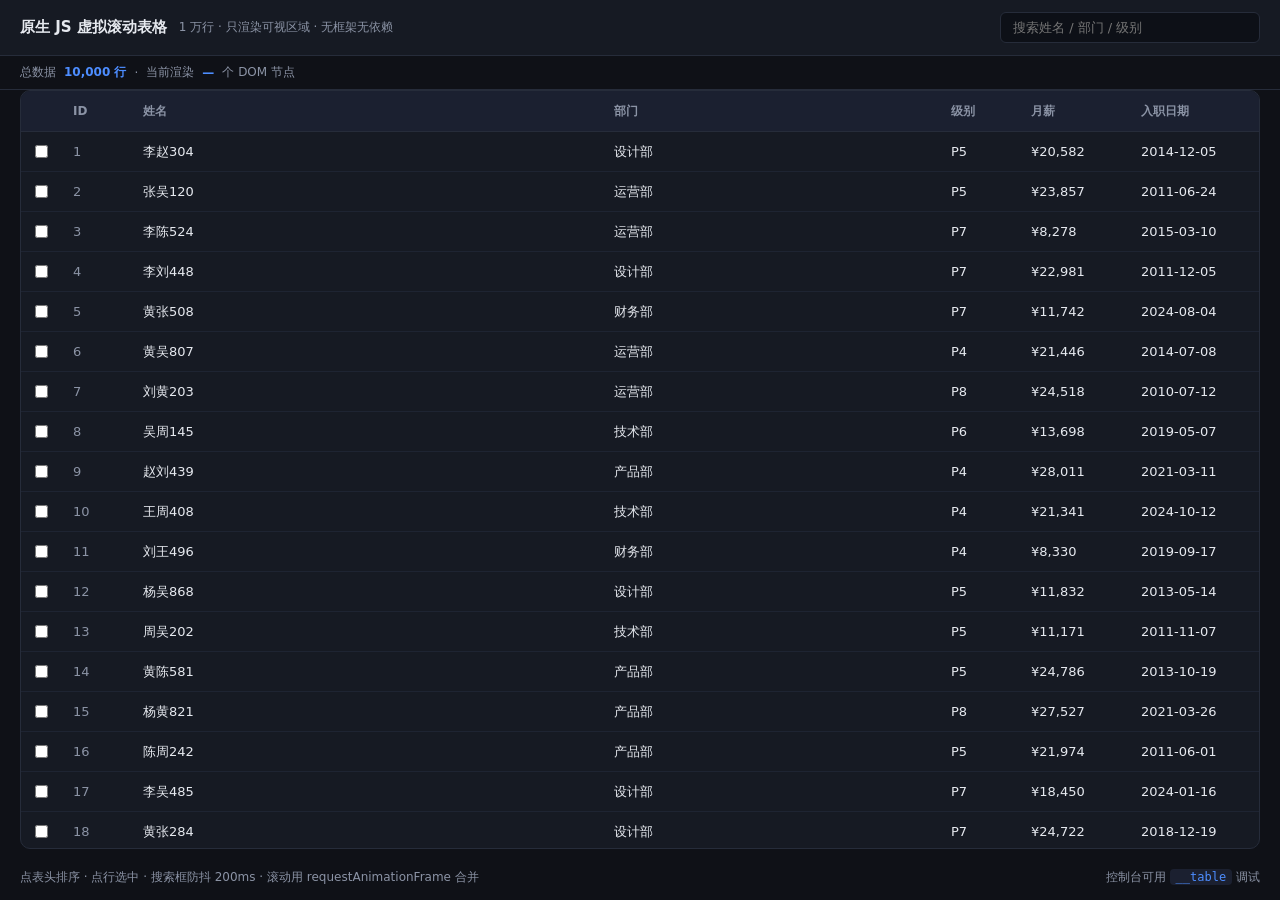
<file: native-table/index.html>
<!DOCTYPE html>
<html lang="zh-CN">
<head>
<meta charset="utf-8">
<meta name="viewport" content="width=device-width, initial-scale=1">
<title>原生 JS 虚拟滚动表格</title>
<link rel="stylesheet" href="style.css">
</head>
<body>

<header class="top">
  <strong>原生 JS 虚拟滚动表格</strong>
  <span class="muted">1 万行 · 只渲染可视区域 · 无框架无依赖</span>
  <div class="grow"></div>
  <input class="search" data-search placeholder="搜索姓名 / 部门 / 级别" />
</header>

<div class="bar">
  <span class="muted">总数据</span>
  <b class="vt-stat">—</b>
  <span class="muted">·</span>
  <span class="muted">当前渲染</span>
  <b data-rendered>—</b>
  <span class="muted">个 DOM 节点</span>
  <span data-selected-count class="sel-count"></span>
</div>

<div class="vt">
  <div class="vt-head">
    <div class="vt-row"><span class="c c-chk"></span><span class="c c-id" data-key="id">ID</span><span class="c c-name" data-key="name">姓名</span><span class="c c-dept" data-key="dept">部门</span><span class="c c-level" data-key="level">级别</span><span class="c c-salary" data-key="salary">月薪</span><span class="c c-date" data-key="joinedAt">入职日期</span></div>
  </div>
  <div class="vt-viewport">
    <div class="vt-phantom"></div>
    <div class="vt-body"></div>
  </div>
</div>

<footer class="foot">
  <span>点表头排序 · 点行选中 · 搜索框防抖 200ms · 滚动用 requestAnimationFrame 合并</span>
  <span class="grow"></span>
  <span class="muted">控制台可用 <code>__table</code> 调试</span>
</footer>

<script src="table.js"></script>
</body>
</html>
</file>
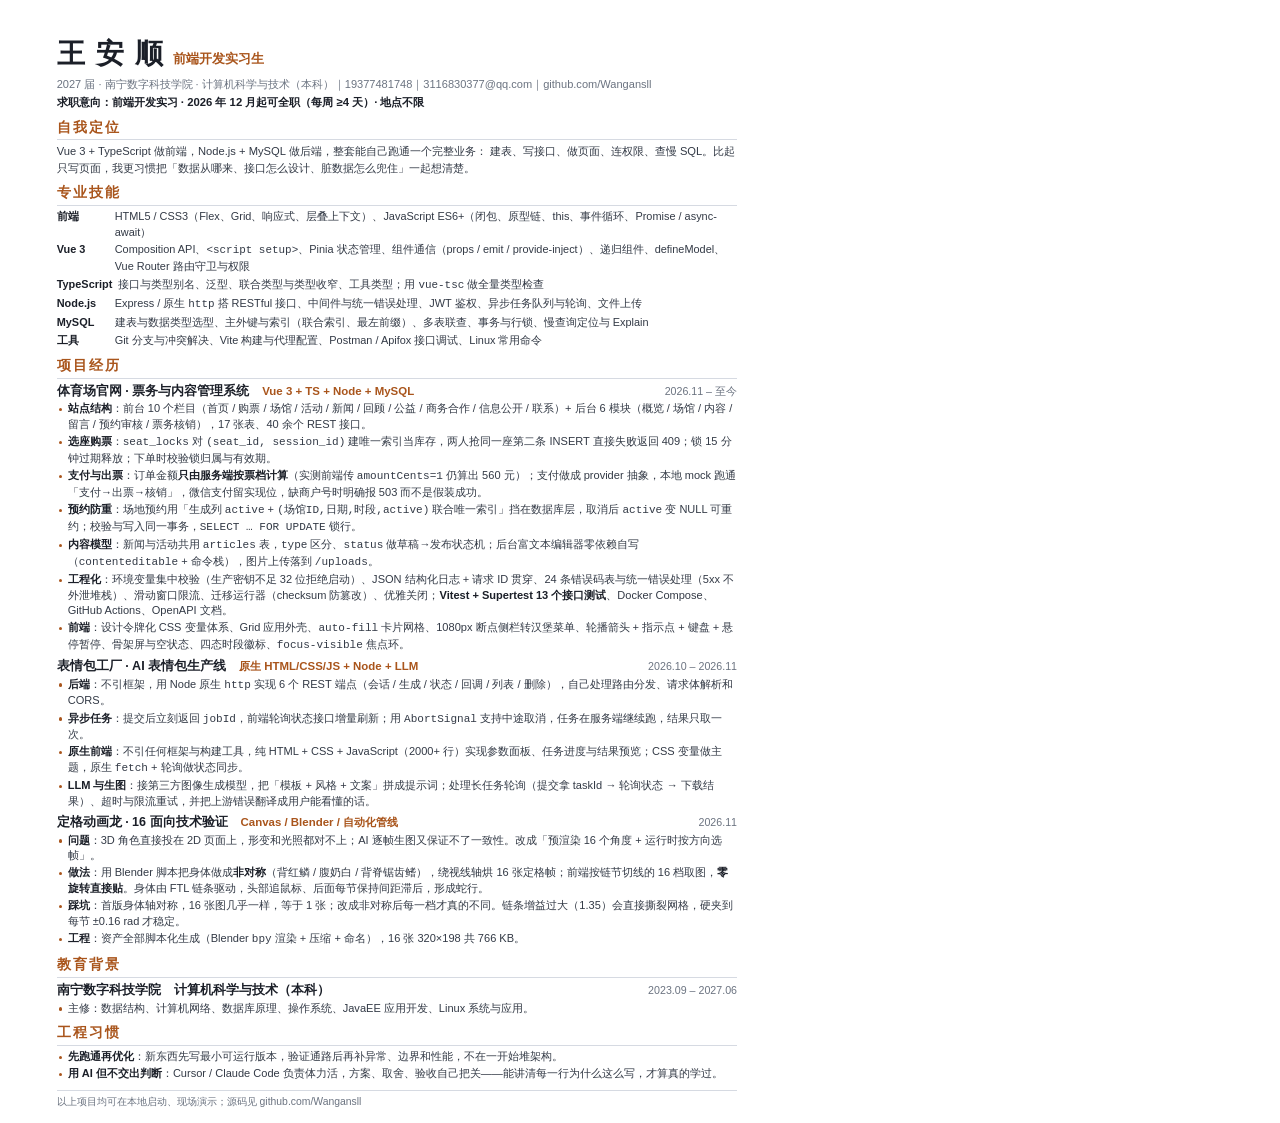
<file: resume.html>
<!DOCTYPE html>
<html lang="zh-CN">
<head>
<meta charset="utf-8">
<title>王安顺 · 前端开发实习生</title>
<style>
  @page { size: A4; margin: 0; }
  * { margin: 0; padding: 0; box-sizing: border-box; }

  :root {
    --ink: #1b1f28;
    --body: #333a46;
    --dim: #6b7380;
    --acc: #a9551c;
    --line: #d6dae2;
  }

  html, body { background: #fff; }

  .page {
    width: 210mm;
    min-height: 297mm;
    padding: 9mm 15mm 7mm 15mm;
    font-family: "Microsoft YaHei", "PingFang SC", "Segoe UI", sans-serif;
    color: var(--body);
    font-size: 8.6pt;
    line-height: 1.42;
    -webkit-font-smoothing: antialiased;
  }

  /* ── 抬头 ── */
  .name { font-size: 21pt; font-weight: 700; color: var(--ink); letter-spacing: 0.06em; }
  .role { font-size: 10pt; color: var(--acc); margin-left: 8px; font-weight: 600; }
  .meta { font-size: 8.3pt; color: var(--dim); margin-top: 3px; }
  .intent { font-size: 8.5pt; color: var(--ink); font-weight: 700; margin-top: 2px; }

  /* ── 小节 ── */
  h2 {
    font-size: 10.5pt;
    color: var(--acc);
    font-weight: 700;
    letter-spacing: 0.16em;
    margin: 7px 0 3px;
    padding-bottom: 2px;
    border-bottom: 1px solid var(--line);
  }

  p.para { font-size: 8.4pt; line-height: 1.45; color: var(--body); }

  /* ── 技能行 ── */
  .kv { display: flex; gap: 6px; font-size: 8.2pt; line-height: 1.45; margin-bottom: 2px; }
  .kv b { flex: 0 0 52px; color: var(--ink); font-weight: 700; }
  .kv span { flex: 1; }

  /* ── 项目 ── */
  .item { margin-top: 4px; }
  .item-head { display: flex; justify-content: space-between; align-items: baseline; }
  .item-head .t { font-size: 9.4pt; font-weight: 700; color: var(--ink); }
  .item-head .d { font-size: 8pt; color: var(--dim); white-space: nowrap; }
  .tag { font-size: 8.6pt; color: var(--acc); font-weight: 700; }

  ul { list-style: none; margin-top: 1px; }
  li {
    font-size: 8.3pt;
    line-height: 1.42;
    padding-left: 11px;
    position: relative;
    margin-bottom: 1.5px;
    color: var(--body);
  }
  li::before {
    content: "";
    position: absolute;
    left: 2px; top: 0.62em;
    width: 3.2px; height: 3.2px;
    background: var(--acc);
    border-radius: 50%;
  }
  li b { color: var(--ink); font-weight: 700; }

  .foot {
    margin-top: 8px;
    padding-top: 4px;
    border-top: 1px solid var(--line);
    font-size: 7.8pt;
    color: var(--dim);
  }
</style>
</head>
<body>
<div class="page">

  <div>
    <span class="name">王 安 顺</span><span class="role">前端开发实习生</span>
  </div>
  <div class="meta">
    2027 届 · 南宁数字科技学院 · 计算机科学与技术（本科）｜19377481748｜3116830377@qq.com｜github.com/Wangansll
  </div>
  <div class="intent">求职意向：前端开发实习 · 2026 年 12 月起可全职（每周 ≥4 天）· 地点不限</div>

  <h2>自我定位</h2>
  <p class="para">
    Vue 3 + TypeScript 做前端，Node.js + MySQL 做后端，整套能自己跑通一个完整业务：
    建表、写接口、做页面、连权限、查慢 SQL。比起只写页面，我更习惯把「数据从哪来、接口怎么设计、脏数据怎么兜住」一起想清楚。
  </p>

  <h2>专业技能</h2>
  <div class="kv"><b>前端</b><span>HTML5 / CSS3（Flex、Grid、响应式、层叠上下文）、JavaScript ES6+（闭包、原型链、this、事件循环、Promise / async-await）</span></div>
  <div class="kv"><b>Vue 3</b><span>Composition API、<code>&lt;script setup&gt;</code>、Pinia 状态管理、组件通信（props / emit / provide-inject）、递归组件、defineModel、Vue Router 路由守卫与权限</span></div>
  <div class="kv"><b>TypeScript</b><span>接口与类型别名、泛型、联合类型与类型收窄、工具类型；用 <code>vue-tsc</code> 做全量类型检查</span></div>
  <div class="kv"><b>Node.js</b><span>Express / 原生 <code>http</code> 搭 RESTful 接口、中间件与统一错误处理、JWT 鉴权、异步任务队列与轮询、文件上传</span></div>
  <div class="kv"><b>MySQL</b><span>建表与数据类型选型、主外键与索引（联合索引、最左前缀）、多表联查、事务与行锁、慢查询定位与 Explain</span></div>
  <div class="kv"><b>工具</b><span>Git 分支与冲突解决、Vite 构建与代理配置、Postman / Apifox 接口调试、Linux 常用命令</span></div>

  <h2>项目经历</h2>

  <div class="item">
    <div class="item-head">
      <span class="t">体育场官网 · 票务与内容管理系统　<span class="tag">Vue 3 + TS + Node + MySQL</span></span>
      <span class="d">2026.11 – 至今</span>
    </div>
    <ul>
      <li><b>站点结构</b>：前台 10 个栏目（首页 / 购票 / 场馆 / 活动 / 新闻 / 回顾 / 公益 / 商务合作 / 信息公开 / 联系）+ 后台 6 模块（概览 / 场馆 / 内容 / 留言 / 预约审核 / 票务核销），17 张表、40 余个 REST 接口。</li>
      <li><b>选座购票</b>：<code>seat_locks</code> 对 <code>(seat_id, session_id)</code> 建唯一索引当库存，两人抢同一座第二条 INSERT 直接失败返回 409；锁 15 分钟过期释放；下单时校验锁归属与有效期。</li>
      <li><b>支付与出票</b>：订单金额<b>只由服务端按票档计算</b>（实测前端传 <code>amountCents=1</code> 仍算出 560 元）；支付做成 provider 抽象，本地 mock 跑通「支付→出票→核销」，微信支付留实现位，缺商户号时明确报 503 而不是假装成功。</li>
      <li><b>预约防重</b>：场地预约用「生成列 <code>active</code> + <code>(场馆ID,日期,时段,active)</code> 联合唯一索引」挡在数据库层，取消后 <code>active</code> 变 NULL 可重约；校验与写入同一事务，<code>SELECT … FOR UPDATE</code> 锁行。</li>
      <li><b>内容模型</b>：新闻与活动共用 <code>articles</code> 表，<code>type</code> 区分、<code>status</code> 做草稿→发布状态机；后台富文本编辑器零依赖自写（<code>contenteditable</code> + 命令栈），图片上传落到 <code>/uploads</code>。</li>
      <li><b>工程化</b>：环境变量集中校验（生产密钥不足 32 位拒绝启动）、JSON 结构化日志 + 请求 ID 贯穿、24 条错误码表与统一错误处理（5xx 不外泄堆栈）、滑动窗口限流、迁移运行器（checksum 防篡改）、优雅关闭；<b>Vitest + Supertest 13 个接口测试</b>、Docker Compose、GitHub Actions、OpenAPI 文档。</li>
      <li><b>前端</b>：设计令牌化 CSS 变量体系、Grid 应用外壳、<code>auto-fill</code> 卡片网格、1080px 断点侧栏转汉堡菜单、轮播箭头 + 指示点 + 键盘 + 悬停暂停、骨架屏与空状态、四态时段徽标、<code>focus-visible</code> 焦点环。</li>
    </ul>
  </div>

  <div class="item">
    <div class="item-head">
      <span class="t">表情包工厂 · AI 表情包生产线　<span class="tag">原生 HTML/CSS/JS + Node + LLM</span></span>
      <span class="d">2026.10 – 2026.11</span>
    </div>
    <ul>
      <li><b>后端</b>：不引框架，用 Node 原生 <code>http</code> 实现 6 个 REST 端点（会话 / 生成 / 状态 / 回调 / 列表 / 删除），自己处理路由分发、请求体解析和 CORS。</li>
      <li><b>异步任务</b>：提交后立刻返回 <code>jobId</code>，前端轮询状态接口增量刷新；用 <code>AbortSignal</code> 支持中途取消，任务在服务端继续跑，结果只取一次。</li>
      <li><b>原生前端</b>：不引任何框架与构建工具，纯 HTML + CSS + JavaScript（2000+ 行）实现参数面板、任务进度与结果预览；CSS 变量做主题，原生 <code>fetch</code> + 轮询做状态同步。</li>
      <li><b>LLM 与生图</b>：接第三方图像生成模型，把「模板 + 风格 + 文案」拼成提示词；处理长任务轮询（提交拿 taskId → 轮询状态 → 下载结果）、超时与限流重试，并把上游错误翻译成用户能看懂的话。</li>
    </ul>
  </div>

  <div class="item">
    <div class="item-head">
      <span class="t">定格动画龙 · 16 面向技术验证　<span class="tag">Canvas / Blender / 自动化管线</span></span>
      <span class="d">2026.11</span>
    </div>
    <ul>
      <li><b>问题</b>：3D 角色直接投在 2D 页面上，形变和光照都对不上；AI 逐帧生图又保证不了一致性。改成「预渲染 16 个角度 + 运行时按方向选帧」。</li>
      <li><b>做法</b>：用 Blender 脚本把身体做成<b>非对称</b>（背红鳞 / 腹奶白 / 背脊锯齿鳍），绕视线轴烘 16 张定格帧；前端按链节切线的 16 档取图，<b>零旋转直接贴</b>。身体由 FTL 链条驱动，头部追鼠标、后面每节保持间距滞后，形成蛇行。</li>
      <li><b>踩坑</b>：首版身体轴对称，16 张图几乎一样，等于 1 张；改成非对称后每一档才真的不同。链条增益过大（1.35）会直接撕裂网格，硬夹到每节 ±0.16 rad 才稳定。</li>
      <li><b>工程</b>：资产全部脚本化生成（Blender <code>bpy</code> 渲染 + 压缩 + 命名），16 张 320×198 共 766 KB。</li>
    </ul>
  </div>

  

  

  <h2>教育背景</h2>
  <div class="item">
    <div class="item-head">
      <span class="t">南宁数字科技学院　计算机科学与技术（本科）</span>
      <span class="d">2023.09 – 2027.06</span>
    </div>
    <ul>
      <li>主修：数据结构、计算机网络、数据库原理、操作系统、JavaEE 应用开发、Linux 系统与应用。</li>
    </ul>
  </div>

  <h2>工程习惯</h2>
  <ul>
    <li><b>先跑通再优化</b>：新东西先写最小可运行版本，验证通路后再补异常、边界和性能，不在一开始堆架构。</li>
    <li><b>用 AI 但不交出判断</b>：Cursor / Claude Code 负责体力活，方案、取舍、验收自己把关——能讲清每一行为什么这么写，才算真的学过。</li>
  </ul>

  <div class="foot">
    以上项目均可在本地启动、现场演示；源码见 github.com/Wangansll
  </div>

</div>
</body>
</html>
</file>
<file: native-table/style.css>
:root {
  --bg: #0f1117;
  --panel: #161a23;
  --line: #262c3a;
  --ink: #e6e9ef;
  --dim: #8b93a5;
  --pri: #4d8dff;
  --sel: #1d2a44;
}
* { box-sizing: border-box; }
html, body { height: 100%; }
body {
  margin: 0; background: var(--bg); color: var(--ink);
  font-family: "Microsoft YaHei", system-ui, -apple-system, sans-serif;
  font-size: 13px; display: flex; flex-direction: column; height: 100vh;
}

.top {
  display: flex; align-items: center; gap: 12px;
  padding: 0 20px; height: 56px; flex: 0 0 auto;
  background: var(--panel); border-bottom: 1px solid var(--line);
}
.top strong { font-size: 15px; }
.grow { flex: 1; }
.muted { color: var(--dim); font-size: 12px; }
.search {
  width: 260px; font: inherit; padding: 7px 12px;
  background: #0d1017; color: var(--ink);
  border: 1px solid var(--line); border-radius: 6px;
}
.search:focus { outline: 2px solid rgba(77,141,255,.35); border-color: var(--pri); }

.bar {
  display: flex; align-items: center; gap: 8px;
  padding: 8px 20px; flex: 0 0 auto;
  border-bottom: 1px solid var(--line);
  font-size: 12px;
}
.bar b { color: var(--pri); font-weight: 600; }
.sel-count { color: var(--pri); margin-left: auto; }

.vt {
  flex: 1 1 auto; min-height: 0;
  display: flex; flex-direction: column;
  margin: 0 20px 12px;
  background: var(--panel);
  border: 1px solid var(--line); border-radius: 10px;
  overflow: hidden;
}

/* 表头与行共用同一套列宽，用 grid 保证对齐 */
.vt-row, .vt-head .vt-row {
  display: grid;
  grid-template-columns: 40px 70px 1.4fr 1fr 80px 110px 130px;
  align-items: center;
}

.vt-head {
  flex: 0 0 auto;
  border-bottom: 1px solid var(--line);
  background: #1b2030;
  position: relative; z-index: 2;
}
.vt-head .vt-row { height: 40px; }
.vt-head .c {
  display: flex; align-items: center;
  font-weight: 600; color: var(--dim); font-size: 12px;
  height: 100%; user-select: none;
}
.vt-head .c[data-key] { cursor: pointer; }
.vt-head .c[data-key]:hover { color: var(--ink); }
.vt-head .c.asc::after { content: "↑"; color: var(--pri); margin-left: 4px; }
.vt-head .c.desc::after { content: "↓"; color: var(--pri); margin-left: 4px; }

.vt-viewport {
  flex: 1 1 auto; min-height: 0;
  overflow-y: auto; overflow-x: hidden;
  position: relative;
  contain: strict;              /* 隔离布局与绘制，滚动更稳 */
}
.vt-phantom { width: 1px; opacity: 0; pointer-events: none; }
.vt-body { position: absolute; inset: 0 0 auto 0; }

/* 只有表体里的行才绝对定位；表头行是普通文档流 */
.vt-body .vt-row {
  position: absolute; left: 0; right: 0; top: 0;
  height: 40px;
  border-bottom: 1px solid #1e2432;
  will-change: transform;
}
.vt-head .vt-row { position: static; }
.vt-row:hover { background: #1a2030; }
.vt-row.sel { background: var(--sel); }
.c { padding: 0 12px; overflow: hidden; text-overflow: ellipsis; white-space: nowrap; }
.c-chk { display: flex; align-items: center; justify-content: center; }
.c-id { color: var(--dim); }
.c-salary, .c-date { font-variant-numeric: tabular-nums; }
input[type="checkbox"] { accent-color: var(--pri); cursor: pointer; }

.foot {
  display: flex; align-items: center; gap: 10px;
  padding: 8px 20px 14px; font-size: 12px; color: var(--dim);
  flex: 0 0 auto;
}
code { background: #1b2030; padding: 1px 6px; border-radius: 4px; color: var(--pri); }

/* 滚动条 */
.vt-viewport::-webkit-scrollbar { width: 10px; }
.vt-viewport::-webkit-scrollbar-thumb { background: #2a3145; border-radius: 5px; }
.vt-viewport::-webkit-scrollbar-thumb:hover { background: #39415a; }
</file>
